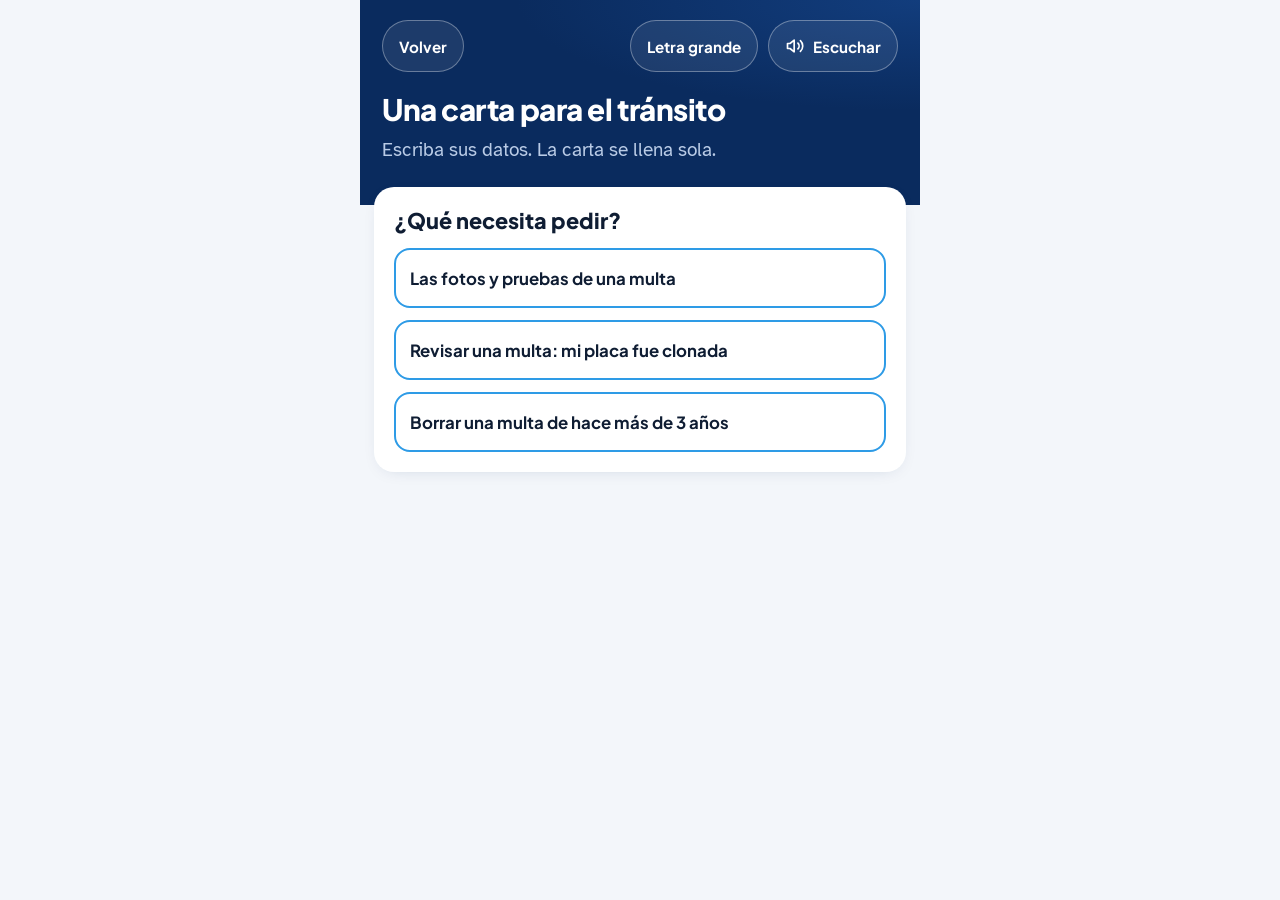
<file: web/carta.html>
<!doctype html>
<html lang="es">
<head>
<meta charset="utf-8">
<meta name="viewport" content="width=device-width, initial-scale=1, viewport-fit=cover">
<meta name="theme-color" content="#0a2b5e">
<title>Carta para el tránsito</title>
<meta name="description" content="Prepare una carta para pedir las fotos de una multa, que borren una multa vencida o que revisen una placa clonada.">
<link rel="manifest" href="manifest.webmanifest">
<link rel="icon" href="icon.svg">
<link rel="apple-touch-icon" href="apple-touch-icon.png">
<link rel="stylesheet" href="https://fonts.googleapis.com/css2?family=Plus+Jakarta+Sans:wght@500;700;800&family=Atkinson+Hyperlegible:wght@400;700&display=swap">
<link rel="stylesheet" href="base.css">
<style>
/* Formulario corto arriba, la carta lista abajo; al imprimir solo sale la carta. */
.wrap{max-width:560px;margin:0 auto;padding-inline:14px;padding-block:0 40px;display:grid;grid-template-columns:minmax(0,1fr);gap:18px}
.wrap>.hero{margin-inline:-14px;padding-bottom:40px}
.lift{margin-top:-36px;position:relative;z-index:1}
.pick{display:grid;gap:12px}
.pick a{justify-content:flex-start;text-align:left}
.field{display:grid;gap:6px}
.field label{font:700 1.05rem var(--display)}
.field input{font:1.2rem var(--body);min-height:60px;padding:10px 14px;border-radius:14px;border:2px solid var(--muted);background:var(--sheet);color:var(--fg);width:100%}
.field input:focus{outline:3px solid var(--sky);outline-offset:2px}
.field small{color:var(--muted)}
.paper{background:#fff;color:#111;border-radius:12px;padding:24px 20px;border:1px solid var(--line);font-size:1.05rem;line-height:1.6;white-space:pre-wrap;word-break:break-word}
.paper .falta{background:#fff1b8;border-radius:4px;padding:0 4px}
.steps{margin:0;padding-left:1.4em;display:grid;gap:10px}
.steps li::marker{font:800 1rem var(--display);color:var(--sky)}
.small{font-size:.95rem;color:var(--muted)}
.ok{min-height:1.5em;text-align:center;font-weight:700;color:var(--green)}
@media print{body{background:#fff}.wrap>*:not(#hoja){display:none!important}#hoja{box-shadow:none;padding:0}#hoja h2,#hoja .small{display:none}.paper{border:0;padding:0;font-size:12pt}.paper .falta{background:none}}
</style>
</head>
<body>
<div class="wrap">
<header class="hero">
  <div class="tools"><a class="tool back" href="./">Volver</a><button class="tool" data-big>Letra grande</button><button class="tool" data-talk></button></div>
  <h1 id="titulo">Una carta para el tránsito</h1>
  <p id="bajada">Escriba sus datos. La carta se llena sola.</p>
</header>

<section class="sheetcard lift" id="elegir" hidden>
  <h2>¿Qué necesita pedir?</h2>
  <div class="pick">
    <a class="outline" href="?tipo=pruebas">Las fotos y pruebas de una multa</a>
    <a class="outline" href="?tipo=clonada">Revisar una multa: mi placa fue clonada</a>
    <a class="outline" href="?tipo=prescripcion">Borrar una multa de hace más de 3 años</a>
  </div>
</section>

<section class="sheetcard lift" id="datos" hidden>
  <h2>1. Sus datos</h2>
  <div class="field"><label for="nombre">Nombre completo</label><input id="nombre" autocomplete="name"></div>
  <div class="field"><label for="cedula">Número de cédula</label><input id="cedula" inputmode="numeric" autocomplete="off"></div>
  <div class="field"><label for="contacto">Correo o dirección para la respuesta</label><input id="contacto" autocomplete="email"></div>
  <div class="field"><label for="celular">Celular</label><input id="celular" inputmode="tel" autocomplete="tel"></div>
  <p class="small">Sus datos se guardan solo en este celular. No se envían a ninguna parte.</p>
  <details class="card" id="multa"><summary>Datos de la multa</summary>
    <div class="field"><label for="placa">Placa</label><input id="placa" autocapitalize="characters"></div>
    <div class="field"><label for="ciudad">Ciudad de la multa</label><input id="ciudad"></div>
    <div class="field"><label for="fecha">Fecha de la multa</label><input id="fecha" type="date"></div>
    <div class="field"><label for="valor">Valor en pesos</label><input id="valor" inputmode="numeric"></div>
    <div class="field" id="campoOtra" hidden><label for="otra">La otra ciudad del mismo día</label><input id="otra"></div>
  </details>
</section>

<section class="sheetcard" id="hoja" hidden>
  <h2>2. Su carta</h2>
  <p class="small" id="faltan">Lo que está en amarillo le falta por llenar.</p>
  <div class="paper" id="carta"></div>
</section>

<section class="stack" id="acciones" hidden>
  <button class="primary" id="imprimir">Imprimir la carta</button>
  <button class="outline" id="copiar">Copiar el texto</button>
  <a class="outline" id="correo" href="#">Enviar por correo</a>
  <p class="ok" id="aviso" aria-live="polite"></p>
  <p class="small">¿No tiene impresora? Toque <b>Copiar el texto</b> y envíelo por correo a la Secretaría, o muestre esta pantalla en una papelería para que se la impriman. Al enviar por correo, escriba usted la dirección de la Secretaría; está en su página web.</p>
</section>

<section class="sheetcard" id="despues" hidden>
  <h2>3. Qué hacer después</h2>
  <ol class="steps">
    <li>Firme la carta.</li>
    <li>Llévela a la Secretaría de Movilidad de <b class="ciu">su ciudad</b>, o envíela por su página web o por correo. Lleve una copia de su cédula<span id="anexos"></span>.</li>
    <li>Pida el <b>número de radicado</b> y guárdelo. Es la prueba de que la entregó.</li>
    <li>Tienen <b>15 días hábiles</b> para responder. Si no responden, puede poner una <b>tutela</b>: una queja ante un juez que se hace sin abogado y es gratis.</li>
  </ol>
  <div class="tip"><svg viewBox="0 0 24 24" fill="none" stroke="currentColor" stroke-width="2.2" stroke-linecap="round" stroke-linejoin="round" aria-hidden="true"><path d="M12 3 4 6v6c0 5 3.5 8 8 9 4.5-1 8-4 8-9V6z"/><path d="m8.5 12 2.5 2.5 4.5-5"/></svg><p><b>Ayuda gratis.</b> La Personería de su municipio y los consultorios jurídicos de las universidades le ayudan con esta carta sin cobrar. No le pague a "tramitadores".</p></div>
  <p class="small">Esta carta es un modelo basado en la ley. No reemplaza a un abogado.</p>
</section>
</div>
<script src="ui.js"></script>
<script>
const $ = id => document.getElementById(id);
const q = new URLSearchParams(location.search);
const tipo = q.get("tipo");
const TIPOS = {
  pruebas: { t: "Pedir las fotos de la multa", b: "Si no sabe de qué es la multa o cree que no fue usted, pida las pruebas.",
    asunto: "Derecho de petición: copia de las pruebas de un comparendo", anexos: "" },
  clonada: { t: "Mi placa fue clonada", b: "Pida que revisen las fotos y quiten la multa. Si puede, ponga también la denuncia en la Fiscalía.",
    asunto: "Derecho de petición: revocatoria de comparendo por posible placa clonada", anexos: ", de la licencia de tránsito y fotos de su carro" },
  prescripcion: { t: "Borrar una multa vencida", b: "Si pasaron más de 3 años y no le notificaron un cobro, ya no se la pueden cobrar.",
    asunto: "Derecho de petición: prescripción de multa de tránsito", anexos: "" }
};
const CAMPOS = ["nombre", "cedula", "contacto", "celular"];
const fmt = n => "$ " + Number(n).toLocaleString("es-CO");
const largo = s => new Date(s + "T12:00").toLocaleDateString("es-CO", { day: "numeric", month: "long", year: "numeric" });
const v = id => $(id).value.trim();
const falta = (x, txt) => x || `[${txt}]`;

if (!TIPOS[tipo]) { $("elegir").hidden = false; }
else {
  const T = TIPOS[tipo];
  document.title = T.t;
  $("titulo").textContent = T.t;
  $("bajada").textContent = T.b;
  ["datos", "hoja", "acciones", "despues"].forEach(id => $(id).hidden = false);
  $("anexos").textContent = T.anexos;
  $("campoOtra").hidden = tipo !== "clonada";
  for (const k of ["placa", "ciudad", "fecha", "valor", "otra"]) if (q.get(k)) $(k).value = q.get(k);
  try { CAMPOS.forEach(k => $(k).value = localStorage.getItem("carta-" + k) || ""); } catch {}
  document.querySelectorAll("input").forEach(i => i.addEventListener("input", () => {
    if (CAMPOS.includes(i.id)) try { localStorage.setItem("carta-" + i.id, i.value); } catch {}
    pintar();
  }));
  pintar();
  // Si falta algún dato de la multa, se deja abierto para que la persona lo vea.
  if (["placa", "ciudad", "fecha"].some(k => !v(k))) $("multa").open = true;
}

function texto() {
  const placa = falta(v("placa").toUpperCase(), "placa"), ciudad = falta(v("ciudad"), "ciudad");
  const fecha = v("fecha") ? largo(v("fecha")) : "[fecha de la multa]";
  const valor = v("valor") ? ` por ${fmt(v("valor"))}` : "";
  const multa = `la multa del ${fecha}${valor}, impuesta en ${ciudad} al vehículo de placa ${placa}`;
  const hoy = new Date().toLocaleDateString("es-CO", { day: "numeric", month: "long", year: "numeric" });
  const cuerpo = {
    pruebas: [
      `En el registro del SIMIT aparece ${multa}. No tengo conocimiento claro de esta infracción.`,
      "Por eso solicito:",
      "1. Copia de la orden de comparendo y de las fotos o videos de la infracción.",
      "2. Copia de la constancia de envío de la notificación, con la fecha y la dirección a la que se envió. La Ley 1843 de 2017 (artículo 8) exige enviarla dentro de los 3 días hábiles siguientes.",
      "3. Documento que demuestre que la cámara estaba autorizada por la Agencia Nacional de Seguridad Vial y señalizada en esa fecha.",
      "4. Si alguna de estas pruebas no existe, que se revoque la multa y se retire del SIMIT."
    ],
    clonada: [
      `En el registro del SIMIT aparece ${multa}.` + (v("otra") ? ` Ese mismo día la placa también aparece con una multa en ${v("otra")}, y no es posible estar en los dos lugares.` : ""),
      `Mi vehículo no estuvo en ${ciudad} en esa fecha. Creo que mi placa fue clonada.`,
      "Por eso solicito:",
      "1. Copia de las fotos o videos de la infracción.",
      "2. Que se compare el vehículo de las fotos con el mío (marca, línea y color), según la licencia de tránsito que adjunto.",
      "3. Que se revoque la multa, según el artículo 93 de la Ley 1437 de 2011, y se retire del SIMIT.",
      "4. Si es necesario, que se me cite a audiencia para presentar mis pruebas."
    ],
    prescripcion: [
      `En el registro del SIMIT aparece ${multa}. Han pasado más de tres (3) años desde esa fecha.`,
      "Por eso solicito:",
      "1. Que se declare la prescripción de la sanción, según el artículo 159 de la Ley 769 de 2002 (Código Nacional de Tránsito), que establece que la sanción prescribe en tres años contados desde la ocurrencia del hecho.",
      "2. Que se retire la multa del SIMIT y de sus bases de datos.",
      "3. Si consideran que la prescripción fue interrumpida, que me envíen copia del mandamiento de pago y de la constancia de su notificación."
    ]
  }[tipo];
  return [
    `${hoy}`,
    "",
    "Señores",
    `Secretaría de Movilidad de ${ciudad}`,
    "",
    `Asunto: ${TIPOS[tipo].asunto}`,
    "",
    `Yo, ${falta(v("nombre"), "su nombre completo")}, con cédula de ciudadanía número ${falta(v("cedula"), "su cédula")}, en ejercicio del derecho de petición (artículo 23 de la Constitución y Ley 1755 de 2015), les escribo por lo siguiente:`,
    "",
    ...cuerpo.flatMap((p, i) => i && !/^\d/.test(p) ? ["", p] : [p]),
    "",
    `Recibo respuesta en: ${falta(v("contacto"), "su correo o dirección")}`,
    `Celular: ${falta(v("celular"), "su celular")}`,
    "",
    "Atentamente,",
    "",
    "",
    "_____________________________",
    falta(v("nombre"), "su nombre completo"),
    `C.C. ${falta(v("cedula"), "su cédula")}`
  ].join("\n");
}

function pintar() {
  const t = texto();
  const esc = s => s.replace(/[&<>]/g, c => ({ "&": "&amp;", "<": "&lt;", ">": "&gt;" })[c]);
  $("carta").innerHTML = esc(t).replace(/\[[^\]]+\]/g, m => `<span class="falta">${m}</span>`);
  document.querySelectorAll(".ciu").forEach(e => e.textContent = v("ciudad") || "su ciudad");
  const n = new Set(t.match(/\[[^\]]+\]/g)).size;
  $("faltan").textContent = n ? `Lo que está en amarillo le falta por llenar (${n === 1 ? "1 dato" : n + " datos"}).` : "La carta está completa. Ya la puede imprimir o enviar.";
  $("correo").href = "mailto:?" + new URLSearchParams({ subject: TIPOS[tipo].asunto, body: t }).toString().replace(/\+/g, "%20");
}

if ($("imprimir")) {
  $("imprimir").onclick = () => print();
  $("copiar").onclick = async () => {
    try { await navigator.clipboard.writeText(texto()); $("aviso").textContent = "Texto copiado. Péguelo donde lo necesite."; }
    catch { $("aviso").textContent = "No se pudo copiar. Use el botón de imprimir."; }
  };
}
document.querySelectorAll("[data-talk]").forEach(b => b.onclick = () => speak(TIPOS[tipo]
  ? [[null, `${TIPOS[tipo].t}. ${TIPOS[tipo].b} Escriba su nombre, su cédula y cómo le responden. La carta se llena sola. Después toque Imprimir la carta.`]]
  : [[null, "¿Qué necesita pedir? Toque una de las tres opciones."]]));
</script>
</body>
</html>
</file>
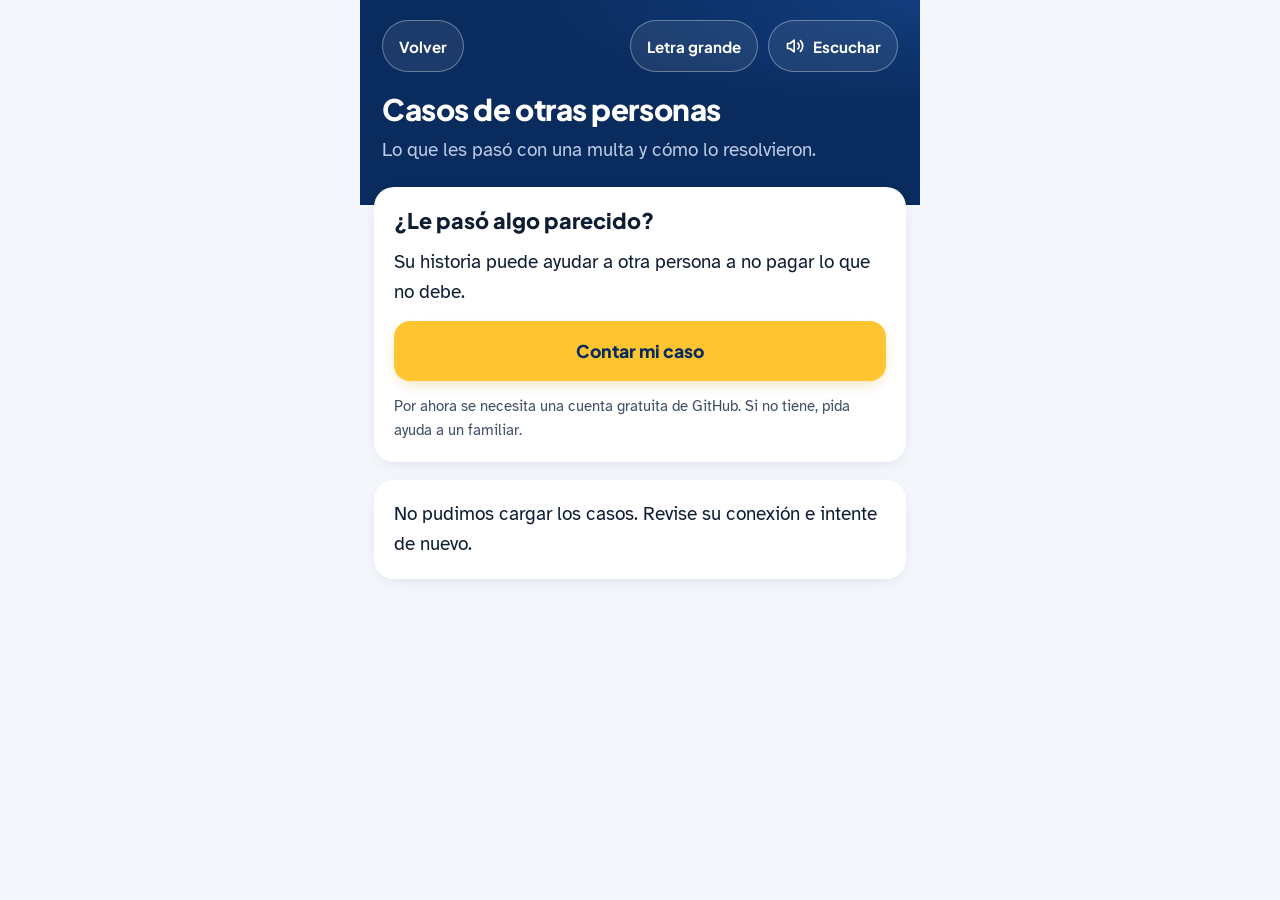
<file: web/comunidad.html>
<!doctype html>
<html lang="es">
<head>
<meta charset="utf-8">
<meta name="viewport" content="width=device-width, initial-scale=1, viewport-fit=cover">
<meta name="theme-color" content="#0a2b5e">
<title>Casos de otras personas</title>
<meta name="description" content="Historias reales de personas con multas de tránsito: qué pasó, qué hicieron y cómo terminó. Cuente la suya sin crear cuenta.">
<link rel="manifest" href="manifest.webmanifest">
<link rel="icon" href="icon.svg">
<link rel="apple-touch-icon" href="apple-touch-icon.png">
<link rel="stylesheet" href="https://fonts.googleapis.com/css2?family=Plus+Jakarta+Sans:wght@500;700;800&family=Atkinson+Hyperlegible:wght@400;700&display=swap">
<link rel="stylesheet" href="base.css">
<style>
/* Historias en tarjetas simples: de dónde, qué pasó, cómo terminó. Contar la propia va arriba, sin crear cuenta. */
.wrap{max-width:560px;margin:0 auto;padding-inline:14px;padding-block:0 40px;display:grid;grid-template-columns:minmax(0,1fr);gap:18px}
.wrap>.hero{margin-inline:-14px;padding-bottom:40px}
.lift{margin-top:-36px;position:relative;z-index:1}
.caso{background:var(--sheet);border-radius:20px;padding:20px;box-shadow:0 4px 18px -10px #0a2b5e40;display:grid;grid-template-columns:minmax(0,1fr);gap:12px}
.caso .tipo{font:800 1.15rem/1.3 var(--display)}
.caso .donde{color:var(--muted)}
.caso .texto{white-space:pre-line;overflow-wrap:anywhere}
.fin{display:inline-flex;align-items:center;gap:8px;font:700 1rem var(--display);padding:5px 12px;border-radius:99px;justify-self:start;background:var(--sky-soft)}
.fin::before{content:"";width:8px;height:8px;border-radius:50%;background:var(--sky)}
.fin.ganado{background:var(--green-soft)}.fin.ganado::before{background:var(--green)}
.fin.perdido{background:var(--red-soft)}.fin.perdido::before{background:var(--red)}
.mas{background:none;border:0;padding:8px 0;min-height:44px;color:var(--fg);font:700 1rem var(--display);text-decoration:underline;text-decoration-color:var(--sky);text-underline-offset:4px;cursor:pointer;justify-self:start}
.small{font-size:.95rem;color:var(--muted)}
.acciones{display:grid;grid-template-columns:1fr 1fr;gap:10px}
.acciones .outline{font-size:1rem}
.outline[aria-pressed="true"]{background:var(--green-soft);border-color:var(--green)}
.field{display:grid;gap:6px}
.field>label,.field legend{font:700 1.1rem var(--display);padding:0}
fieldset{border:0;margin:0;padding:0;display:grid;gap:8px}
.field input,.field textarea{font:1.15rem/1.5 var(--body);min-height:60px;padding:10px 14px;border-radius:14px;border:2px solid var(--muted);background:var(--sheet);color:var(--fg);width:100%}
.field textarea{min-height:160px;resize:vertical}
.field input:focus,.field textarea:focus{outline:3px solid var(--sky);outline-offset:2px}
.opcion{display:flex;gap:14px;align-items:center;min-height:60px;padding:10px 14px;border:2px solid var(--line);border-radius:14px;cursor:pointer;font-weight:700}
.opcion input{width:26px;height:26px;accent-color:var(--navy);flex:none;margin:0}
.opcion:has(input:checked){border-color:var(--sky);background:var(--sky-soft)}
.error{color:var(--red);font-weight:700}
.ok{background:var(--green-soft);border-radius:16px;padding:16px;font-weight:700}
.coments{display:grid;gap:10px;border-top:2px solid var(--line);padding-top:12px}
.coment{background:var(--bg);border-radius:14px;padding:12px 14px;display:grid;gap:4px}
.coment p{white-space:pre-line;overflow-wrap:anywhere}
.coment .quien{font-weight:700}
.coment button{justify-self:start;background:none;border:0;color:var(--muted);font:.9rem var(--body);text-decoration:underline;padding:6px 0;min-height:36px;cursor:pointer}
.trampa{position:absolute;left:-9999px;width:1px;height:1px;overflow:hidden}
</style>
</head>
<body>
<div class="wrap">
<header class="hero">
  <div class="tools"><a class="tool back" href="./">Volver</a><button class="tool" data-big>Letra grande</button><button class="tool" data-talk></button></div>
  <h1>Casos de otras personas</h1>
  <p>Lo que les pasó con una multa y cómo lo resolvieron.</p>
</header>

<section class="sheetcard lift" id="invita">
  <h2>¿Le pasó algo parecido?</h2>
  <p>Su historia puede ayudar a otra persona a no pagar lo que no debe.</p>
  <button class="primary" id="abrir">Contar mi caso</button>
  <p class="small" id="notaCuenta">No necesita crear cuenta. Revisamos cada historia antes de publicarla.</p>
</section>

<form class="sheetcard" id="form" hidden novalidate>
  <h2>Cuente su caso</h2>
  <div class="field"><label for="ciudad">1. ¿En qué ciudad fue la multa?</label><input id="ciudad" maxlength="60" autocomplete="address-level2"></div>
  <fieldset class="field"><legend>2. ¿Qué le pasó?</legend>
    <label class="opcion"><input type="radio" name="tipo" value="clonada">Me llegó una multa de un carro que no es el mío</label>
    <label class="opcion"><input type="radio" name="tipo" value="tarde">La multa me llegó muy tarde o nunca me llegó</label>
    <label class="opcion"><input type="radio" name="tipo" value="sin_aviso">La cámara no tenía aviso</label>
    <label class="opcion"><input type="radio" name="tipo" value="ya_pagada">Me cobraron una multa que ya pagué</label>
    <label class="opcion"><input type="radio" name="tipo" value="vencida">Me cobraron una multa muy vieja</label>
    <label class="opcion"><input type="radio" name="tipo" value="otro">Otra cosa</label>
  </fieldset>
  <div class="field"><label for="historia">3. Cuéntenos qué pasó</label>
    <p class="small">Qué pasó, qué hizo y qué le respondieron. <b>No escriba su cédula, dirección, teléfono ni placa.</b></p>
    <textarea id="historia" maxlength="2000"></textarea></div>
  <fieldset class="field"><legend>4. ¿Cómo terminó?</legend>
    <label class="opcion"><input type="radio" name="resultado" value="pendiente" checked>Todavía no sé</label>
    <label class="opcion"><input type="radio" name="resultado" value="ganado">Me quitaron la multa</label>
    <label class="opcion"><input type="radio" name="resultado" value="perdido">No me la quitaron</label>
  </fieldset>
  <div class="field"><label for="nombre">5. Su nombre (si quiere)</label><input id="nombre" maxlength="40" autocomplete="given-name" placeholder="Solo el primer nombre"></div>
  <div class="trampa" aria-hidden="true"><label>No llenar<input id="web" tabindex="-1" autocomplete="off"></label></div>
  <p class="error" id="errForm" aria-live="assertive"></p>
  <button class="primary" type="submit" id="enviar">Enviar mi historia</button>
  <button class="textbtn" type="button" id="cancelar">Cancelar</button>
</form>

<div class="ok" id="gracias" hidden tabindex="-1">Gracias. Revisaremos su historia y la publicaremos pronto.</div>

<section class="stack" id="casos" aria-live="polite"><div class="sheetcard"><p>Cargando los casos…</p></div></section>
</div>
<script src="config.js"></script>
<script src="ui.js"></script>
<script>
const $ = id => document.getElementById(id);
const esc = s => String(s ?? "").replace(/[&<>"]/g, c => ({ "&": "&amp;", "<": "&lt;", ">": "&gt;", '"': "&quot;" })[c]);
const C = window.COMUNIDAD || {};
const conBase = !!(C.url && C.key);
const TIPOS = { clonada: "Me llegó una multa de un carro que no es el mío", tarde: "La multa me llegó muy tarde o nunca me llegó",
  sin_aviso: "La cámara no tenía aviso", ya_pagada: "Me cobraron una multa que ya pagué", vencida: "Me cobraron una multa muy vieja", otro: "Otra cosa" };
const FIN = { pendiente: "Todavía no sé", ganado: "Me quitaron la multa", perdido: "No me la quitaron" };
const CORTO = 320;
const mes = d => new Date(d).toLocaleDateString("es-CO", { month: "long", year: "numeric" });
let casos = [], leer = [];

// Supabase por su API REST: sin librerías. La seguridad (qué se ve y qué se puede escribir) está en supabase/schema.sql.
async function api(ruta, { body, pref } = {}) {
  const r = await fetch(`${C.url}/rest/v1/${ruta}`, {
    method: body ? "POST" : "GET",
    headers: { apikey: C.key, Authorization: `Bearer ${C.key}`, "Content-Type": "application/json", ...(pref ? { Prefer: pref } : {}) },
    body: body && JSON.stringify(body)
  });
  if (!r.ok) throw new Error((await r.json().catch(() => ({}))).message || r.status);
  const t = await r.text();
  return t ? JSON.parse(t) : null;
}

// Datos personales que no deben quedar publicados.
function privado(t) {
  for (const m of t.matchAll(/(\$\s?)?\d[\d.\s-]{5,14}\d/g)) {
    const dig = m[0].replace(/\D/g, ""), luego = t.slice(m.index + m[0].length, m.index + m[0].length + 8);
    if (!m[1] && dig.length >= 7 && dig.length <= 10 && !/^\s*(pesos|mil)/i.test(luego)) return "Parece que escribió una cédula o un teléfono. Bórrelo antes de enviar.";
  }
  if (/\S+@\S+\.\S+/.test(t)) return "Parece que escribió un correo. Bórrelo antes de enviar.";
  if (/\b[A-Z]{3}\s?-?\d{2}[A-Z0-9]\b/i.test(t)) return "Parece que escribió una placa. Bórrela antes de enviar.";
  return "";
}

// ---------- Lista de casos ----------
async function cargar() {
  try {
    casos = conBase ? await api("casos?select=id,creado,ciudad,tipo,historia,resultado,nombre,utiles,comentarios(count)&order=creado.desc&limit=60")
      .then(rs => rs.map(c => ({ ...c, n: (c.comentarios[0] || {}).count || 0 })))
      : await deGitHub();
  } catch { $("casos").innerHTML = '<div class="sheetcard"><p>No pudimos cargar los casos. Revise su conexión e intente de nuevo.</p></div>'; return; }
  pintar();
}

function pintar() {
  if (!casos.length) {
    $("casos").innerHTML = '<div class="sheetcard"><h2>Todavía no hay casos publicados</h2><p>Sea la primera persona en contar el suyo.</p></div>';
    leer = [[null, "Todavía no hay casos publicados."]];
    return;
  }
  const util = votos();
  $("casos").innerHTML = casos.map((c, i) => {
    const largo = c.historia.length > CORTO;
    return `<article class="caso" id="caso${i}">
      <span class="tipo">${esc(TIPOS[c.tipo] || c.tipo)}</span>
      <span class="donde">${esc(c.ciudad)} · ${esc(mes(c.creado))}${c.nombre ? ` · ${esc(c.nombre)}` : ""}</span>
      <p class="texto" id="t${i}">${esc(largo ? c.historia.slice(0, CORTO).replace(/\s+\S*$/, "") + "…" : c.historia)}</p>
      ${largo ? `<button class="mas" data-mas="${i}">Leer todo</button>` : ""}
      <span class="fin ${esc(c.resultado)}">${esc(FIN[c.resultado] || c.resultado)}</span>
      ${c.url ? `<a class="outline" href="${esc(c.url)}" target="_blank" rel="noopener">Comentar</a>` : `<div class="acciones">
        <button class="outline" data-util="${i}" aria-pressed="${util.includes(c.id)}">Me sirvió${c.utiles ? ` (${c.utiles})` : ""}</button>
        <button class="outline" data-ver="${i}" aria-expanded="false">${c.n ? `Comentarios (${c.n})` : "Comentar"}</button></div>
      <div class="coments" id="co${i}" hidden></div>`}
    </article>`;
  }).join("");
  leer = casos.map((c, i) => [$("caso" + i), `${TIPOS[c.tipo] || c.tipo}. En ${c.ciudad}. ${c.historia} ${FIN[c.resultado] || ""}`]);
}

$("casos").addEventListener("click", async e => {
  const b = e.target.closest("button");
  if (!b) return;
  if (b.dataset.mas) { $("t" + b.dataset.mas).textContent = casos[b.dataset.mas].historia; b.remove(); }
  if (b.dataset.util) marcarUtil(b, casos[b.dataset.util]);
  if (b.dataset.ver) verComentarios(b, +b.dataset.ver);
  if (b.dataset.reportar) {
    b.disabled = true; b.textContent = "Gracias, lo revisaremos";
    api("rpc/reportar", { body: { comentario: +b.dataset.reportar } }).catch(() => {});
  }
});

const votos = () => { try { return JSON.parse(localStorage.getItem("utiles") || "[]"); } catch { return []; } };
async function marcarUtil(b, c) {
  const v = votos();
  if (v.includes(c.id)) return;
  b.setAttribute("aria-pressed", "true");
  try {
    c.utiles = await api("rpc/marcar_util", { body: { caso: c.id } }) || c.utiles + 1;
    b.textContent = `Me sirvió (${c.utiles})`;
    localStorage.setItem("utiles", JSON.stringify([...v, c.id]));
  } catch { b.setAttribute("aria-pressed", "false"); }
}

// ---------- Comentarios ----------
async function verComentarios(b, i) {
  const box = $("co" + i), abierto = b.getAttribute("aria-expanded") === "true";
  b.setAttribute("aria-expanded", String(!abierto));
  box.hidden = abierto;
  if (abierto) return;
  box.innerHTML = "<p>Cargando…</p>";
  let cs = [];
  try { cs = await api(`comentarios?caso_id=eq.${casos[i].id}&select=id,creado,texto,nombre&order=creado.asc`); }
  catch { box.innerHTML = "<p>No pudimos cargar los comentarios.</p>"; return; }
  box.innerHTML = cs.map(c => `<div class="coment"><span class="quien">${esc(c.nombre || "Anónimo")} · <span class="small">${esc(mes(c.creado))}</span></span>
      <p>${esc(c.texto)}</p><button data-reportar="${c.id}">Reportar</button></div>`).join("") + `
    <form class="stack" data-caso="${i}" novalidate>
      <div class="field"><label for="ct${i}">Escriba un comentario</label><textarea id="ct${i}" maxlength="800" style="min-height:110px"></textarea></div>
      <div class="field"><label for="cn${i}">Su nombre (si quiere)</label><input id="cn${i}" maxlength="40" autocomplete="given-name"></div>
      <p class="error" aria-live="assertive"></p>
      <button class="primary" type="submit">Enviar comentario</button>
    </form>`;
  box.querySelector("form").onsubmit = enviarComentario;
}

async function enviarComentario(e) {
  e.preventDefault();
  const f = e.target, i = +f.dataset.caso, err = f.querySelector(".error");
  const texto = $("ct" + i).value.trim(), nombre = $("cn" + i).value.trim();
  if (texto.length < 2) { err.textContent = "Escriba su comentario primero."; return; }
  const p = privado(texto); if (p) { err.textContent = p; return; }
  f.querySelector("button").disabled = true;
  try {
    await api("comentarios", { body: { caso_id: casos[i].id, texto, nombre: nombre || null }, pref: "return=minimal" });
    casos[i].n++;
    const b = document.querySelector(`[data-ver="${i}"]`);
    b.setAttribute("aria-expanded", "false"); b.textContent = `Comentarios (${casos[i].n})`;
    verComentarios(b, i);
  } catch (x) { err.textContent = "No se pudo enviar. " + (/Demasiados/.test(x.message) ? x.message : "Revise su conexión e intente de nuevo."); f.querySelector("button").disabled = false; }
}

// ---------- Contar un caso ----------
$("abrir").onclick = () => {
  if (!conBase) { open("https://github.com/slondono-dev/srAgente/issues/new?template=caso.yml", "_blank", "noopener"); return; }
  $("form").hidden = false; $("invita").hidden = true; $("gracias").hidden = true; $("ciudad").focus();
};
$("form").oninput = () => { $("errForm").textContent = ""; };
$("cancelar").onclick = () => { $("form").hidden = true; $("invita").hidden = false; };
$("form").onsubmit = async e => {
  e.preventDefault();
  const err = m => { $("errForm").textContent = m; return false; };
  const ciudad = $("ciudad").value.trim(), historia = $("historia").value.trim(), nombre = $("nombre").value.trim();
  const tipo = (document.querySelector("[name=tipo]:checked") || {}).value, resultado = document.querySelector("[name=resultado]:checked").value;
  if ($("web").value) return;  // robot
  if (ciudad.length < 2) return err("Escriba la ciudad de la multa (paso 1).");
  if (!tipo) return err("Elija qué le pasó (paso 2).");
  if (historia.length < 20) return err("Cuéntenos un poco más de lo que pasó (paso 3).");
  const p = privado(historia + " " + nombre); if (p) return err(p);
  err("");
  $("enviar").disabled = true; $("enviar").textContent = "Enviando…";
  try {
    await api("casos", { body: { ciudad, tipo, historia, resultado, nombre: nombre || null }, pref: "return=minimal" });
    $("form").reset(); $("form").hidden = true; $("invita").hidden = false;
    $("gracias").hidden = false; $("gracias").focus();
  } catch (x) { err("No se pudo enviar. " + (/Demasiados/.test(x.message) ? x.message : "Revise su conexión e intente de nuevo.")); }
  $("enviar").disabled = false; $("enviar").textContent = "Enviar mi historia";
};

// Mientras no esté configurada la base de datos, los casos vienen de GitHub (etiqueta "publicado").
async function deGitHub() {
  $("notaCuenta").textContent = "Por ahora se necesita una cuenta gratuita de GitHub. Si no tiene, pida ayuda a un familiar.";
  const r = await fetch("https://api.github.com/repos/slondono-dev/srAgente/issues?labels=publicado&state=all&per_page=50");
  if (!r.ok) throw 0;
  const partes = body => Object.fromEntries((body || "").split(/^### /m).slice(1).map(b => { const [t, ...x] = b.split("\n"); return [t.trim(), x.join("\n").trim()]; }));
  const tipoDe = t => Object.keys(TIPOS).find(k => TIPOS[k].split(" ").slice(0, 4).join(" ") === String(t).split(" ").slice(0, 4).join(" ")) || "otro";
  const finDe = t => /^Me quitaron/.test(t) ? "ganado" : /^No me/.test(t) ? "perdido" : "pendiente";
  return (await r.json()).filter(i => !i.pull_request).map(i => { const p = partes(i.body);
    return { id: i.number, url: i.html_url, creado: i.created_at, ciudad: p["Ciudad"] || "", tipo: tipoDe(p["¿Qué pasó?"]), historia: p["Cuéntenos su historia"] || "", resultado: finDe(p["¿Cómo terminó?"] || ""), utiles: 0, n: i.comments }; });
}

cargar();
document.querySelectorAll("[data-talk]").forEach(b => b.onclick = () => speak(!$("form").hidden
  ? [[null, "Para contar su caso: escriba la ciudad, elija qué le pasó, cuéntenos la historia sin datos personales y toque Enviar mi historia."]]
  : leer.length ? leer : [[null, "Aquí están las historias de otras personas con multas. Si le pasó algo parecido, toque Contar mi caso."]]));
</script>
</body>
</html>
</file>
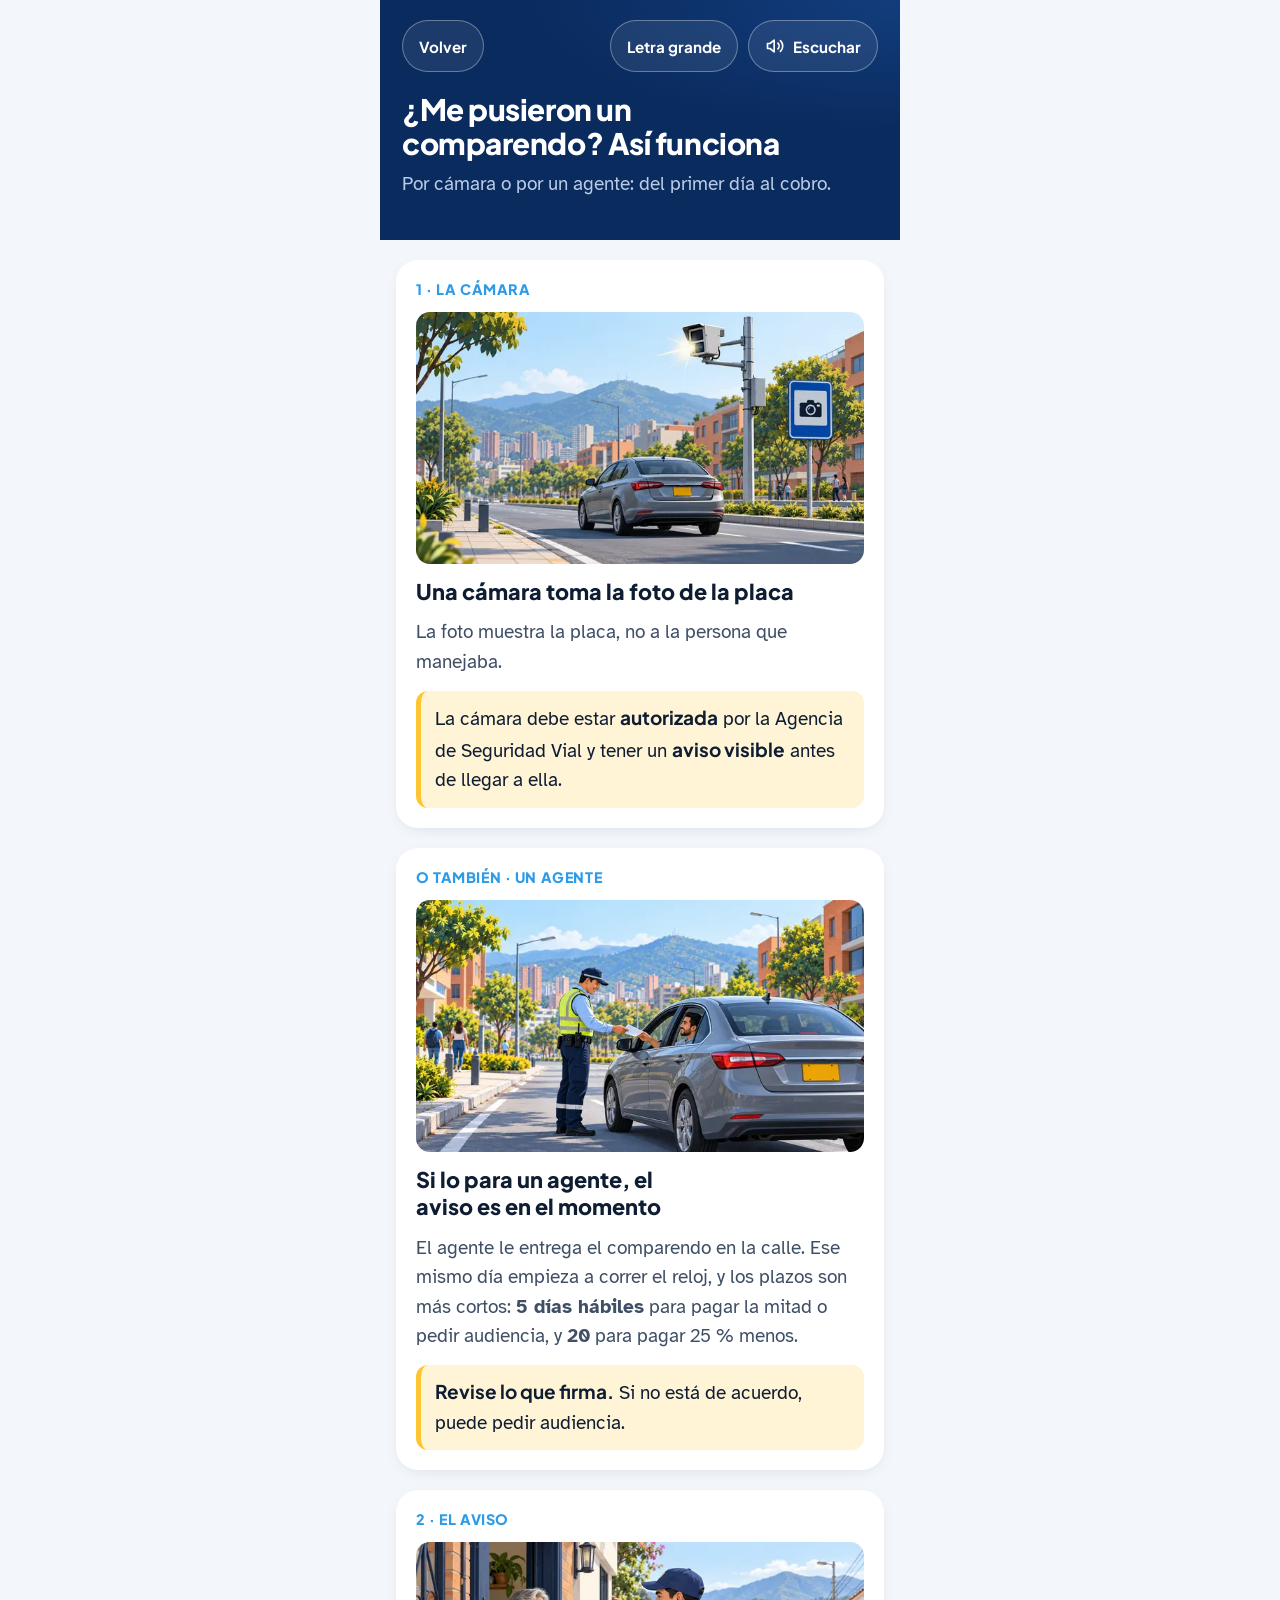
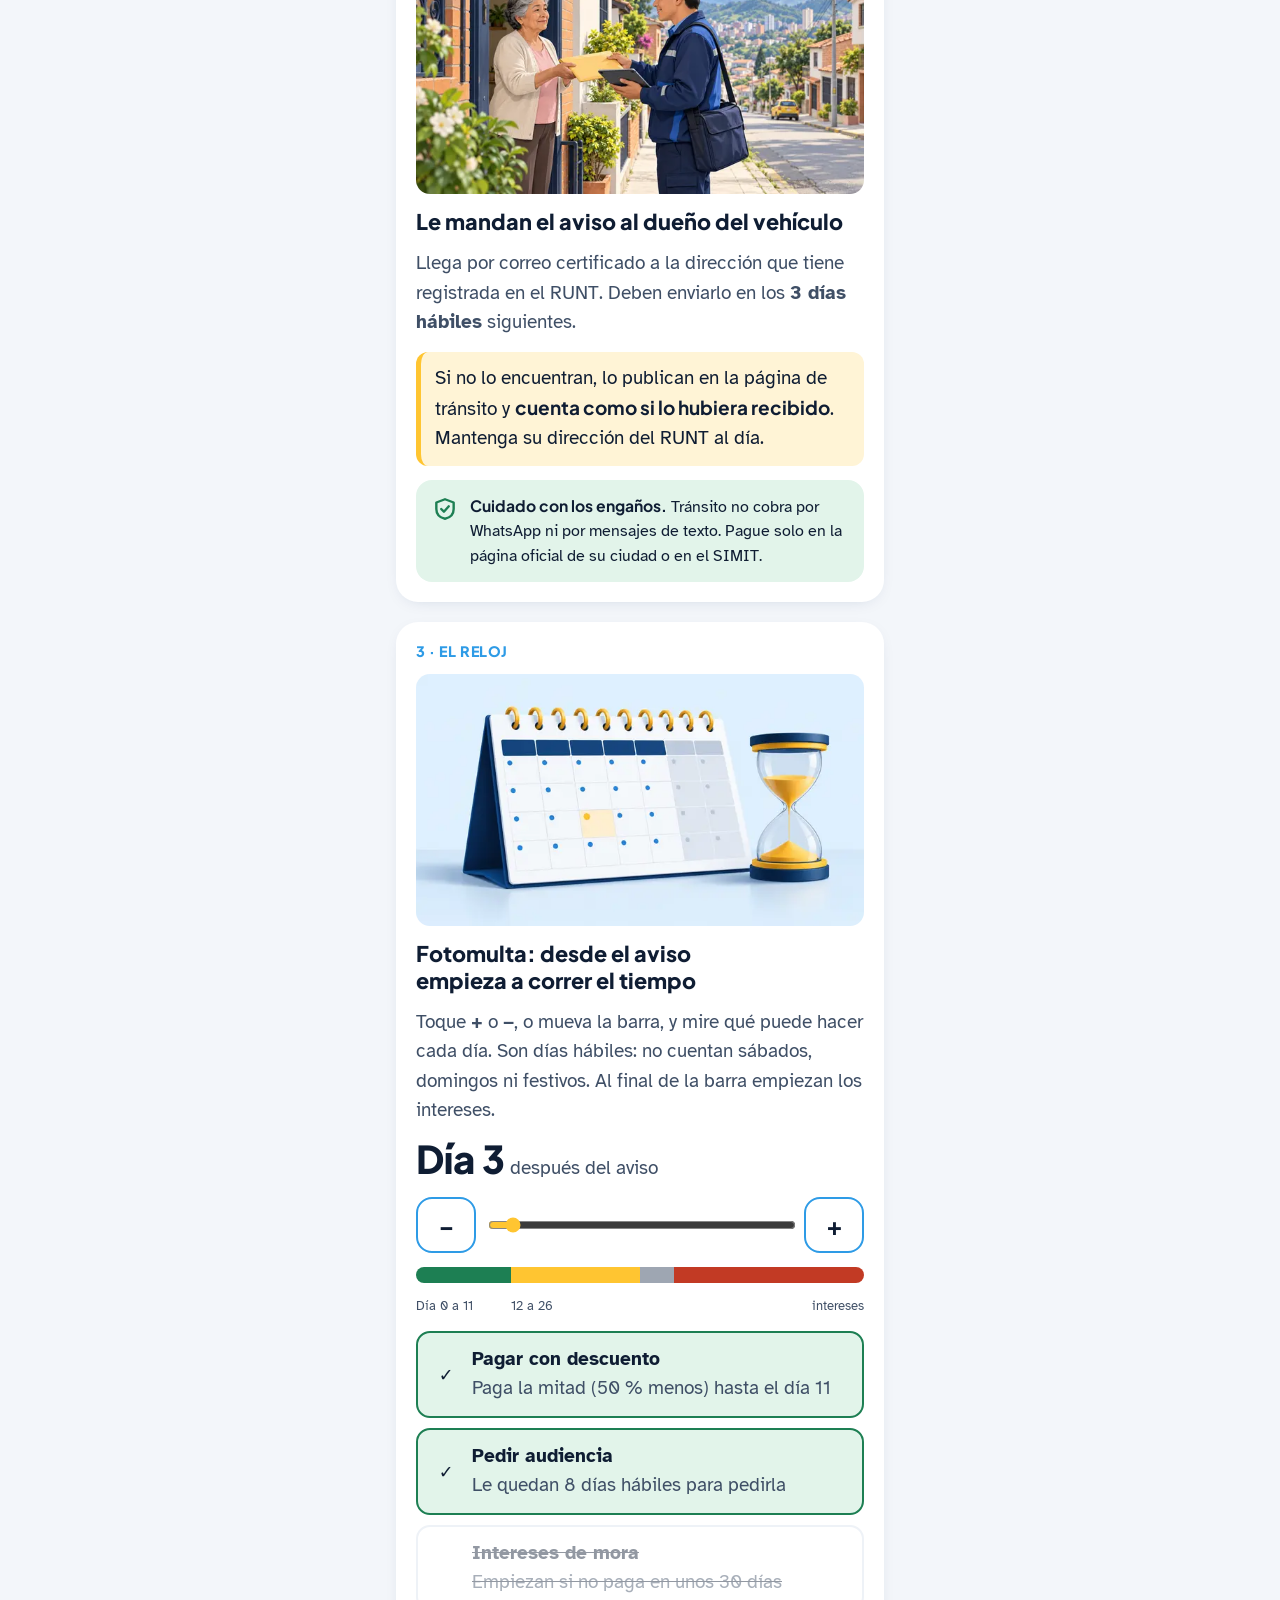
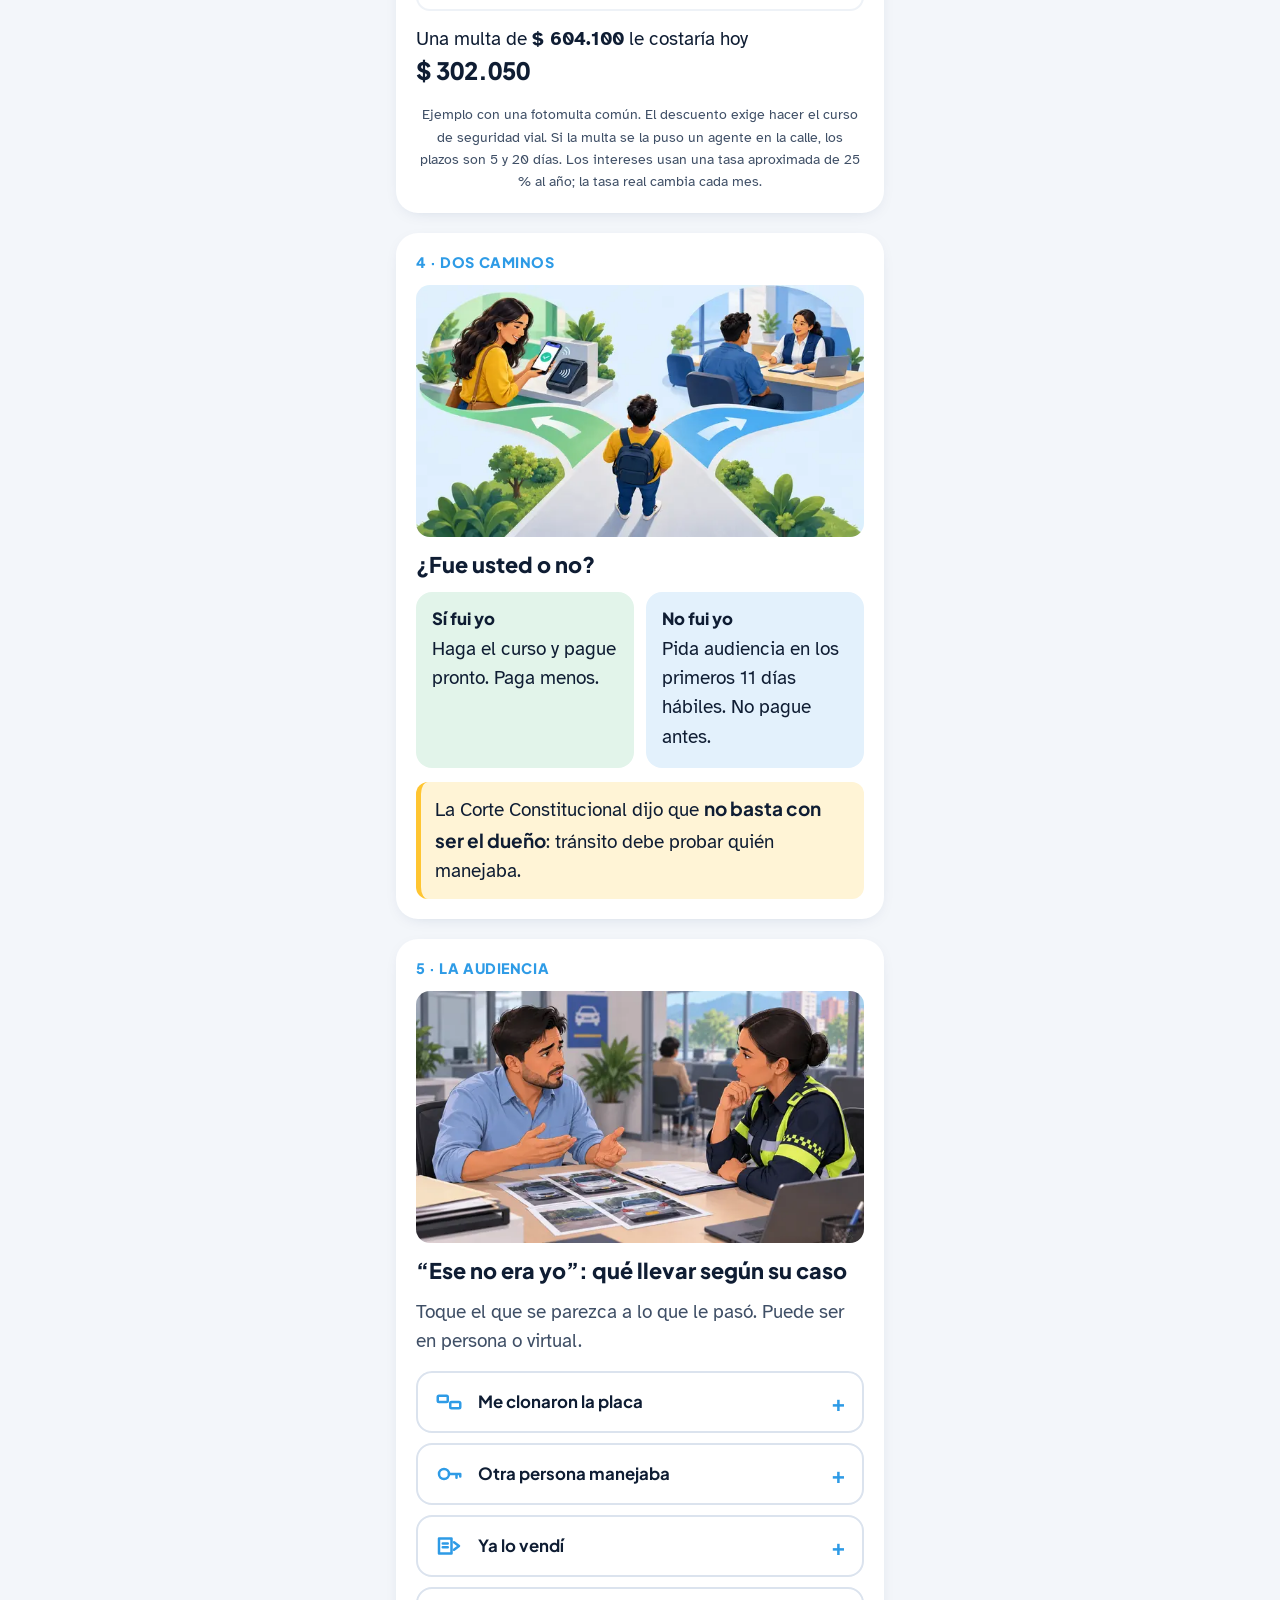
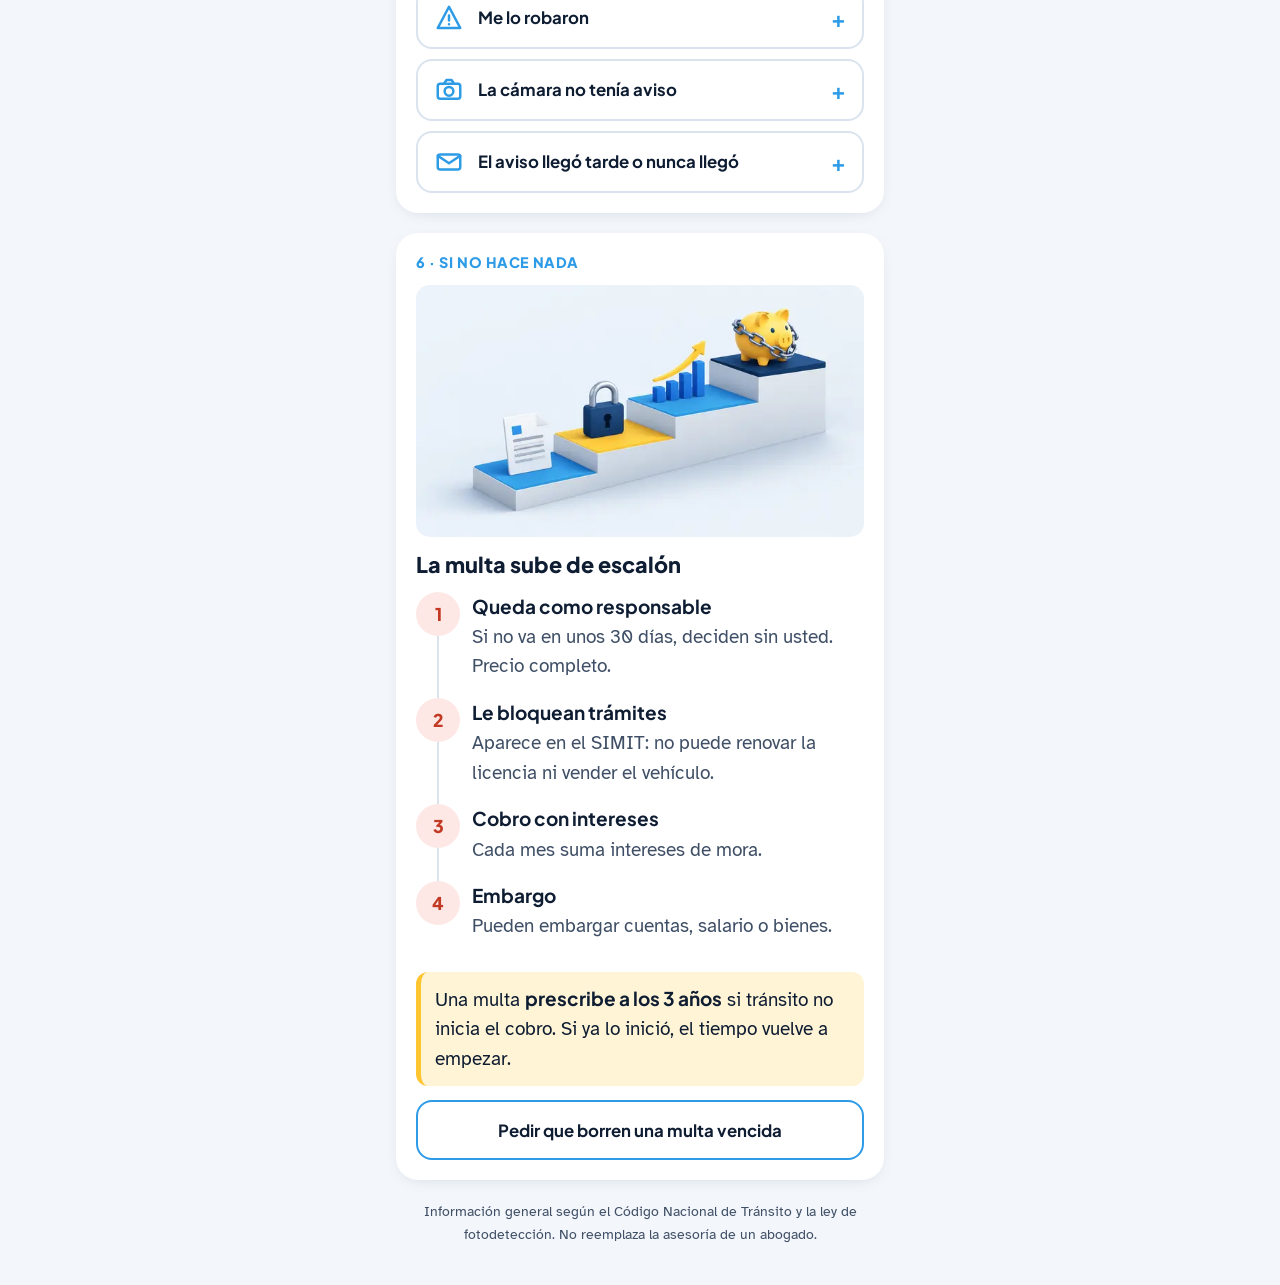
<file: web/guia.html>
<!doctype html>
<html lang="es">
<head>
<meta charset="utf-8">
<meta name="viewport" content="width=device-width, initial-scale=1, viewport-fit=cover">
<meta name="theme-color" content="#0a2b5e">
<title>¿Y si no pago?</title>
<meta name="description" content="Cómo funciona un comparendo: el aviso, los plazos, el pago y la audiencia si clonaron su placa.">
<link rel="manifest" href="manifest.webmanifest">
<link rel="icon" href="icon.svg">
<link rel="icon" href="icon-192.png" type="image/png" sizes="192x192">
<link rel="apple-touch-icon" href="apple-touch-icon.png">
<meta name="apple-mobile-web-app-capable" content="yes">
<meta name="mobile-web-app-capable" content="yes">
<meta name="apple-mobile-web-app-title" content="Comparendos">
<link rel="stylesheet" href="https://fonts.googleapis.com/css2?family=Plus+Jakarta+Sans:wght@500;700;800&family=Atkinson+Hyperlegible:wght@400;700&display=swap">
<link rel="stylesheet" href="base.css">
<style>
/* Relato vertical en escenas ilustradas: cámara, aviso, reloj de días, caminos, audiencia, cobro. */
.wrap{max-width:520px;margin:0 auto;padding-inline:16px;padding-block:0 40px;display:grid;gap:20px}
.wrap>.hero{margin-inline:-16px;padding-bottom:40px}
.scene{background:var(--sheet);border-radius:22px;padding:20px;display:grid;gap:14px;box-shadow:0 4px 18px -10px #0a2b5e40}
.art{display:block;width:100%;height:auto;aspect-ratio:16/9;object-fit:cover;border-radius:14px;background:var(--sky-soft)}
.step{font:800 .9rem var(--display);color:var(--sky);letter-spacing:.04em}
/* reloj */
input[type=range]{width:100%;height:52px;accent-color:var(--sun);min-width:0}
.paso{display:grid;grid-template-columns:60px 1fr 60px;gap:10px;align-items:center}
.paso .outline{font-size:1.6rem;padding:0;min-height:56px}
.daybig{font:800 2.4rem/1 var(--display);font-variant-numeric:tabular-nums}
.ruler{display:grid;grid-template-columns:11fr 15fr 4fr 22fr;height:16px;border-radius:99px;overflow:hidden}
.ruler span:nth-child(1){background:var(--green)}.ruler span:nth-child(2){background:var(--sun)}.ruler span:nth-child(3){background:var(--muted);opacity:.5}.ruler span:nth-child(4){background:var(--red)}
.ticks{display:grid;grid-template-columns:11fr 15fr 4fr 22fr;font-size:.8rem;color:var(--muted)}
.now{display:grid;gap:10px}
.opt{display:flex;gap:12px;align-items:center;padding:12px 14px;border-radius:14px;border:2px solid var(--line)}
.opt.on{border-color:var(--green);background:var(--green-soft)}
.opt.bad{border-color:var(--red);background:var(--red-soft)}
.opt.bad .mk{color:var(--red)}
.opt.off{opacity:.45;text-decoration:line-through}
.opt .mk{font:800 1.1rem var(--display);width:28px;text-align:center}
.price{font:800 1.5rem var(--display);font-variant-numeric:tabular-nums}
/* caminos */
.paths{display:grid;grid-template-columns:1fr 1fr;gap:12px}
.path{border-radius:16px;padding:16px;display:grid;gap:6px;align-content:start}
.path.pay{background:var(--green-soft)}.path.talk{background:var(--sky-soft)}
.path b{font:800 1.05rem var(--display)}
/* casos */
.cases{display:grid;gap:10px}
.case{border:2px solid var(--line);border-radius:16px;background:var(--sheet)}
.case summary{list-style:none;cursor:pointer;display:flex;gap:14px;align-items:center;padding:14px 16px;min-height:44px;font:700 1.05rem var(--display)}
.case summary::-webkit-details-marker{display:none}
.case summary .em{flex:none;color:var(--sky)}
.case summary::after{content:"+";margin-left:auto;font-size:1.4rem;color:var(--sky)}
.case[open] summary::after{content:"–"}
.case[open]{border-color:var(--sky)}
.case .in{padding:0 16px 16px;display:grid;gap:10px}
.case ul{margin:0;padding-left:1.2em;display:grid;gap:4px}
.lbl{font:800 .85rem var(--display);color:var(--muted)}
/* cobro */
.ladder{display:grid}
.rung{display:grid;grid-template-columns:44px 1fr;gap:12px;padding-bottom:16px;position:relative}
.rung:not(:last-child)::before{content:"";position:absolute;left:21px;top:44px;bottom:0;width:2px;background:var(--line)}
.rung .dot{width:44px;height:44px;border-radius:50%;display:grid;place-items:center;font:800 1.1rem var(--display);color:var(--red);background:var(--red-soft)}
.rung b{font-family:var(--display)}
</style>
</head>
<body>
<div class="wrap">
<header class="hero">
  <div class="tools"><a class="tool back" href="./">Volver</a><button class="tool" data-big>Letra grande</button><button class="tool" data-talk></button></div>
  <h1>¿Me pusieron un comparendo? Así funciona</h1>
  <p>Por cámara o por un agente: del primer día al cobro.</p>
</header>

<section class="scene">
  <span class="step">1 · LA CÁMARA</span>
  <img class="art" src="img/1-camara-640.webp" srcset="img/1-camara-640.webp 640w, img/1-camara.webp 1200w" sizes="(max-width:520px) 92vw, 480px" width="1200" height="675" alt="Una cámara en un poste toma foto a un carro. Antes hay un aviso de cámara.">
  <h2>Una cámara toma la foto de la placa</h2>
  <p class="muted">La foto muestra la placa, no a la persona que manejaba.</p>
  <div class="fact"><p>La cámara debe estar <b>autorizada</b> por la Agencia de Seguridad Vial y tener un <b>aviso visible</b> antes de llegar a ella.</p></div>
</section>

<section class="scene">
  <span class="step">O TAMBIÉN · UN AGENTE</span>
  <img class="art" src="img/2-agente-640.webp" srcset="img/2-agente-640.webp 640w, img/2-agente.webp 1200w" sizes="(max-width:520px) 92vw, 480px" width="1200" height="675" loading="lazy" alt="Un agente de tránsito entrega un papel al conductor por la ventana.">
  <h2>Si lo para un agente, el aviso es en el momento</h2>
  <p class="muted">El agente le entrega el comparendo en la calle. Ese mismo día empieza a correr el reloj, y los plazos son más cortos: <b>5 días hábiles</b> para pagar la mitad o pedir audiencia, y <b>20</b> para pagar 25&nbsp;% menos.</p>
  <div class="fact"><p><b>Revise lo que firma.</b> Si no está de acuerdo, puede pedir audiencia.</p></div>
</section>

<section class="scene">
  <span class="step">2 · EL AVISO</span>
  <img class="art" src="img/3-notificacion-640.webp" srcset="img/3-notificacion-640.webp 640w, img/3-notificacion.webp 1200w" sizes="(max-width:520px) 92vw, 480px" width="1200" height="675" loading="lazy" alt="Un mensajero entrega un sobre a una señora en la puerta de su casa.">
  <h2>Le mandan el aviso al dueño del vehículo</h2>
  <p class="muted">Llega por correo certificado a la dirección que tiene registrada en el RUNT. Deben enviarlo en los <b>3 días hábiles</b> siguientes.</p>
  <div class="fact"><p>Si no lo encuentran, lo publican en la página de tránsito y <b>cuenta como si lo hubiera recibido</b>. Mantenga su dirección del RUNT al día.</p></div>
  <div class="tip"><svg viewBox="0 0 24 24" fill="none" stroke="currentColor" stroke-width="2.2" stroke-linecap="round" stroke-linejoin="round" aria-hidden="true"><path d="M12 3 4 6v6c0 5 3.5 8 8 9 4.5-1 8-4 8-9V6z"/><path d="m8.5 12 2.5 2.5 4.5-5"/></svg><p><b>Cuidado con los engaños.</b> Tránsito no cobra por WhatsApp ni por mensajes de texto. Pague solo en la página oficial de su ciudad o en el SIMIT.</p></div>
</section>

<section class="scene" id="reloj">
  <span class="step">3 · EL RELOJ</span>
  <img class="art" src="img/5-plazos-640.webp" srcset="img/5-plazos-640.webp 640w, img/5-plazos.webp 1200w" sizes="(max-width:520px) 92vw, 480px" width="1200" height="675" loading="lazy" alt="Un calendario y un reloj de arena.">
  <h2>Fotomulta: desde el aviso empieza a correr el tiempo</h2>
  <p class="muted">Toque <b>+</b> o <b>−</b>, o mueva la barra, y mire qué puede hacer cada día. Son días hábiles: no cuentan sábados, domingos ni festivos. Al final de la barra empiezan los intereses.</p>
  <div><span class="daybig" id="d">Día 3</span> <span class="muted" id="du">después del aviso</span></div>
  <div class="paso"><button class="outline" id="menos" aria-label="Menos días">−</button><input type="range" id="r" min="0" max="52" value="3" aria-label="Tiempo después del aviso"><button class="outline" id="mas" aria-label="Más días">+</button></div>
  <div class="ruler" aria-hidden="true"><span></span><span></span><span></span><span></span></div>
  <div class="ticks" aria-hidden="true"><span>Día 0 a 11</span><span>12 a 26</span><span></span><span style="text-align:right">intereses</span></div>
  <div class="now">
    <div class="opt" id="o1"><span class="mk" id="m1"></span><div><b>Pagar con descuento</b><br><span class="muted" id="t1"></span></div></div>
    <div class="opt" id="o2"><span class="mk" id="m2"></span><div><b>Pedir audiencia</b><br><span class="muted" id="t2"></span></div></div>
    <div class="opt" id="o3"><span class="mk" id="m3"></span><div><b>Intereses de mora</b><br><span class="muted" id="t3"></span></div></div>
  </div>
  <div id="costo">Una multa de <b>$ 604.100</b> le costaría hoy <span class="price" id="p"></span><br><span class="muted" id="pi"></span></div>
  <p class="note">Ejemplo con una fotomulta común. El descuento exige hacer el curso de seguridad vial. Si la multa se la puso un agente en la calle, los plazos son 5 y 20 días. Los intereses usan una tasa aproximada de 25 % al año; la tasa real cambia cada mes.</p>
</section>

<section class="scene">
  <span class="step">4 · DOS CAMINOS</span>
  <img class="art" src="img/6-caminos-640.webp" srcset="img/6-caminos-640.webp 640w, img/6-caminos.webp 1200w" sizes="(max-width:520px) 92vw, 480px" width="1200" height="675" loading="lazy" alt="Una persona frente a dos caminos: a un lado alguien paga con el celular, al otro alguien habla en una oficina.">
  <h2>¿Fue usted o no?</h2>
  <div class="paths">
    <div class="path pay"><b>Sí fui yo</b><p>Haga el curso y pague pronto. Paga menos.</p></div>
    <div class="path talk"><b>No fui yo</b><p>Pida audiencia en los primeros 11 días hábiles. No pague antes.</p></div>
  </div>
  <div class="fact"><p>La Corte Constitucional dijo que <b>no basta con ser el dueño</b>: tránsito debe probar quién manejaba.</p></div>
</section>

<section class="scene">
  <span class="step">5 · LA AUDIENCIA</span>
  <img class="art" src="img/9-audiencia-640.webp" srcset="img/9-audiencia-640.webp 640w, img/9-audiencia.webp 1200w" sizes="(max-width:520px) 92vw, 480px" width="1200" height="675" loading="lazy" alt="Un señor muestra fotos de su carro a una funcionaria de tránsito.">
  <h2>“Ese no era yo”: qué llevar según su caso</h2>
  <p class="muted">Toque el que se parezca a lo que le pasó. Puede ser en persona o virtual.</p>
  <div class="cases">
    <details class="case"><summary><svg class="em" viewBox="0 0 24 24" width="30" height="30" fill="none" stroke="currentColor" stroke-width="2" stroke-linecap="round" stroke-linejoin="round" aria-hidden="true"><rect x="3" y="7" width="8" height="5" rx="1"/><rect x="13" y="12" width="8" height="5" rx="1"/></svg>Me clonaron la placa</summary><div class="in">
      <img class="art" src="img/7-vehiculo-640.webp" width="640" height="360" loading="lazy" alt="Dos carros iguales con la misma placa; cada uno tiene un golpe distinto.">
      <p>Otro carro anda con una placa igual a la suya (“le gemelearon la placa”).</p>
      <span class="lbl">LLEVE</span><ul><li>Denuncia en la Fiscalía (se hace en línea)</li><li>Fotos de su carro: color, modelo, detalles que no coinciden con la foto</li><li>Prueba de dónde estaba ese día y hora</li></ul>
      <a class="outline" href="carta.html?tipo=clonada">Preparar la carta</a></div></details>
    <details class="case"><summary><svg class="em" viewBox="0 0 24 24" width="30" height="30" fill="none" stroke="currentColor" stroke-width="2" stroke-linecap="round" stroke-linejoin="round" aria-hidden="true"><circle cx="8" cy="12" r="4"/><path d="M12 12h9M18 12v3M21 12v2"/></svg>Otra persona manejaba</summary><div class="in">
      <img class="art" src="img/13-llaves-640.webp" width="640" height="360" loading="lazy" alt="Una mano entrega las llaves del carro a otra persona.">
      <p>Prestó el carro o lo maneja alguien más.</p>
      <span class="lbl">LLEVE</span><ul><li>Explique que no era usted; tránsito tiene que probar quién conducía</li><li>Si sabe quién era, puede decirlo</li><li>Prueba de dónde estaba</li></ul></div></details>
    <details class="case"><summary><svg class="em" viewBox="0 0 24 24" width="30" height="30" fill="none" stroke="currentColor" stroke-width="2" stroke-linecap="round" stroke-linejoin="round" aria-hidden="true"><path d="M4 6h10v12H4z"/><path d="M7 10h4M7 13h4M16 9l4 3-4 3"/></svg>Ya lo vendí</summary><div class="in">
      <img class="art" src="img/12-venta-640.webp" width="640" height="360" loading="lazy" alt="Dos personas se dan la mano frente a un carro con un contrato encima.">
      <p>Vendió el vehículo pero sigue a su nombre en el RUNT.</p>
      <span class="lbl">LLEVE</span><ul><li>Contrato de compraventa con fecha</li><li>Si no encuentra al comprador, existe el “traspaso a persona indeterminada”</li></ul></div></details>
    <details class="case"><summary><svg class="em" viewBox="0 0 24 24" width="30" height="30" fill="none" stroke="currentColor" stroke-width="2" stroke-linecap="round" stroke-linejoin="round" aria-hidden="true"><path d="M12 3l9 17H3z"/><path d="M12 10v4M12 17h.01"/></svg>Me lo robaron</summary><div class="in">
      <img class="art" src="img/11-robo-640.webp" width="640" height="360" loading="lazy" alt="Un parqueadero vacío de noche con vidrios rotos en el piso.">
      <span class="lbl">LLEVE</span><ul><li>Denuncia del robo con fecha anterior a la foto</li></ul></div></details>
    <details class="case"><summary><svg class="em" viewBox="0 0 24 24" width="30" height="30" fill="none" stroke="currentColor" stroke-width="2" stroke-linecap="round" stroke-linejoin="round" aria-hidden="true"><rect x="3" y="7" width="18" height="12" rx="2"/><circle cx="12" cy="13" r="3.5"/><path d="M8 7l2-3h4l2 3"/></svg>La cámara no tenía aviso</summary><div class="in">
      <img class="art" src="img/8-senalizacion-640.webp" width="640" height="360" loading="lazy" alt="Una cámara en una avenida y un poste vacío, sin aviso.">
      <span class="lbl">LLEVE</span><ul><li>Fotos del sitio sin la señal</li><li>Revise en el mapa de la Agencia Nacional de Seguridad Vial si la cámara estaba autorizada</li></ul>
      <a class="outline" href="carta.html?tipo=pruebas">Pedir las pruebas de la cámara</a></div></details>
    <details class="case"><summary><svg class="em" viewBox="0 0 24 24" width="30" height="30" fill="none" stroke="currentColor" stroke-width="2" stroke-linecap="round" stroke-linejoin="round" aria-hidden="true"><rect x="3" y="6" width="18" height="12" rx="2"/><path d="M3 7l9 6 9-6"/></svg>El aviso llegó tarde o nunca llegó</summary><div class="in">
      <img class="art" src="img/4-sorpresa-640.webp" width="640" height="360" loading="lazy" alt="Un conductor preocupado mientras un agente le muestra un papel.">
      <p>Si no le avisaron bien, puede pedir que la anulen.</p>
      <span class="lbl">LLEVE</span><ul><li>Fecha de la foto y fecha en que se enteró</li><li>Prueba de su dirección registrada</li></ul>
      <a class="outline" href="carta.html?tipo=pruebas">Pedir las pruebas del aviso</a></div></details>
  </div>
</section>

<section class="scene">
  <span class="step">6 · SI NO HACE NADA</span>
  <img class="art" src="img/10-consecuencias-640.webp" srcset="img/10-consecuencias-640.webp 640w, img/10-consecuencias.webp 1200w" sizes="(max-width:520px) 92vw, 480px" width="1200" height="675" loading="lazy" alt="Escalones que suben: un papel, un candado, una gráfica que sube y una alcancía encadenada.">
  <h2>La multa sube de escalón</h2>
  <div class="ladder">
    <div class="rung"><span class="dot">1</span><div><b>Queda como responsable</b><p class="muted">Si no va en unos 30 días, deciden sin usted. Precio completo.</p></div></div>
    <div class="rung"><span class="dot">2</span><div><b>Le bloquean trámites</b><p class="muted">Aparece en el SIMIT: no puede renovar la licencia ni vender el vehículo.</p></div></div>
    <div class="rung"><span class="dot">3</span><div><b>Cobro con intereses</b><p class="muted">Cada mes suma intereses de mora.</p></div></div>
    <div class="rung"><span class="dot">4</span><div><b>Embargo</b><p class="muted">Pueden embargar cuentas, salario o bienes.</p></div></div>
  </div>
  <div class="fact"><p>Una multa <b>prescribe a los 3 años</b> si tránsito no inicia el cobro. Si ya lo inició, el tiempo vuelve a empezar.</p></div>
  <a class="outline" href="carta.html?tipo=prescripcion">Pedir que borren una multa vencida</a>
</section>

<p class="note">Información general según el Código Nacional de Tránsito y la ley de fotodetección. No reemplaza la asesoría de un abogado.</p>
</div>

<script src="ui.js"></script>
<script>
const r = document.getElementById("r"), $ = id => document.getElementById(id), base = 604100, fmt = n => "$\u00a0" + Math.round(n).toLocaleString("es-CO");
// Barra: posiciones 0–30 son días hábiles; de 31 en adelante, cada paso es un mes de mora.
const TASA = .25, MORA = 30, porDia = base * (Math.pow(1 + TASA, 1 / 365) - 1);
function upd() {
  const d = +r.value, meses = Math.max(0, d - MORA), mora = meses > 0;
  $("d").textContent = mora ? (meses === 1 ? "1 mes" : meses + " meses") : "Día " + d;
  $("du").textContent = mora ? "de mora" : "después del aviso";
  let disc, dt;
  if (d <= 11) { disc = .5; dt = "Paga la mitad (50\u00a0% menos) hasta el día 11"; }
  else if (d <= 26) { disc = .25; dt = "Paga 25\u00a0% menos hasta el día 26"; }
  else { disc = 0; dt = "Ya no hay descuento"; }
  const aud = d <= 11;
  $("o1").className = "opt " + (disc ? "on" : "off"); $("m1").textContent = disc ? "✓" : "✕"; $("t1").textContent = dt;
  $("o2").className = "opt " + (aud ? "on" : "off"); $("m2").textContent = aud ? "✓" : "✕";
  $("t2").textContent = aud ? `Le quedan ${11 - d} días hábiles para pedirla` : "Se venció el plazo de 11 días";
  $("o3").className = "opt " + (mora ? "bad" : "off"); $("m3").textContent = mora ? "!" : "";
  $("t3").textContent = mora ? `Cada día suma cerca de ${fmt(porDia)}` : "Empiezan si no paga en unos 30 días";
  const interes = mora ? base * (Math.pow(1 + TASA, meses / 12) - 1) : 0;
  $("p").textContent = fmt(base * (1 - disc) + interes);
  $("pi").textContent = mora ? `${fmt(interes)} son intereses` : "";
}
r.oninput = upd; upd();
$("menos").onclick = () => { r.value = +r.value - 1; upd(); };
$("mas").onclick = () => { r.value = +r.value + 1; upd(); };

// Escuchar: lee cada escena (título y texto principal), resaltándola.
document.querySelector("[data-talk]").onclick = () => speak([...document.querySelectorAll(".scene")].map(s => {
  const t = [s.querySelector("h2"), ...s.querySelectorAll(":scope > p.muted, :scope > .fact, :scope > .paths, :scope > .ladder")]
    .filter(Boolean).map(e => e.innerText.replace(/\s+/g, " ").trim()).join(". ");
  return [s, s.id === "reloj" ? [t, $("o1").innerText, $("o2").innerText, $("o3").innerText, $("costo").innerText].join(". ") : t];
}));
</script>
</body>
</html>
</file>
<file: web/base.css>
:root{
--navy:#0a2b5e;--navy-2:#123d7d;--sky:#2e9be6;--sky-soft:#e3f1fc;--sun:#ffc531;--sun-soft:#fff4d6;
--red:#c23a24;--red-soft:#fde8e6;--green:#1d7f53;--green-soft:#e2f4ea;
--bg:#f3f6fa;--sheet:#fff;--fg:#0f1d33;--muted:#3f4f66;--line:#dbe3ee;--on-navy:#fff;--on-navy-muted:#b9cbe6;
--display:"Plus Jakarta Sans",system-ui,sans-serif;--body:"Atkinson Hyperlegible",system-ui,sans-serif;color-scheme:light}
@media (prefers-color-scheme:dark){:root:not([data-theme="light"]){--navy:#071d40;--navy-2:#0d2d5e;--sky:#5cb4f2;--sky-soft:#12304f;--sun:#ffcd4d;--sun-soft:#3a3016;
--red:#ff8a78;--red-soft:#3c1d19;--green:#5fd39b;--green-soft:#123726;--bg:#0b1424;--sheet:#121e33;--fg:#eaf0f8;--muted:#b8c6d9;--line:#22324d;color-scheme:dark}}
:root[data-theme="dark"]{--navy:#071d40;--navy-2:#0d2d5e;--sky:#5cb4f2;--sky-soft:#12304f;--sun:#ffcd4d;--sun-soft:#3a3016;
--red:#ff8a78;--red-soft:#3c1d19;--green:#5fd39b;--green-soft:#123726;--bg:#0b1424;--sheet:#121e33;--fg:#eaf0f8;--muted:#b8c6d9;--line:#22324d;color-scheme:dark}
*{box-sizing:border-box}
html,body{min-height:100%}
body{margin:0;background:var(--bg);color:var(--fg);font-family:var(--body);font-size:19px;line-height:1.55;padding-bottom:env(safe-area-inset-bottom,0px)}
html.big body{font-size:23px}
html.big h1{font-size:2.2rem}
img{max-width:100%}
[hidden]{display:none!important}
p{margin:0}
.muted{color:var(--muted)}
.hero{background:radial-gradient(120% 90% at 100% 0%,var(--navy-2) 0%,var(--navy) 60%);color:var(--on-navy);padding:calc(20px + env(safe-area-inset-top,0px)) 22px 64px;position:relative;overflow:hidden}
.hero p{color:var(--on-navy-muted);margin:10px 0 0}
h1{font:800 1.85rem/1.15 var(--display);margin:0;text-wrap:balance;letter-spacing:-.015em}
h2{font:800 1.35rem/1.25 var(--display);margin:0;text-wrap:balance}
.tools{display:flex;flex-wrap:wrap;gap:10px;justify-content:flex-end;margin-bottom:20px;position:relative;z-index:1}
.tool{display:inline-flex;align-items:center;gap:8px;min-height:52px;padding:0 16px;border-radius:99px;border:1.5px solid #ffffff55;background:#ffffff14;color:var(--on-navy);font:700 .95rem var(--display);cursor:pointer;text-decoration:none}
.tool[aria-pressed="true"]{background:var(--sun);color:#0a2b5e;border-color:var(--sun)}
.tool.back{margin-right:auto}
.tool svg{width:20px;height:20px;flex:none}
.speaking{outline:4px solid var(--sun);outline-offset:4px;border-radius:12px}
.fact{display:block;background:var(--sun-soft);border-left:5px solid var(--sun);border-radius:12px;padding:12px 14px}
.fact b{font-family:var(--display)}
.note{font-size:.9rem;color:var(--muted);text-align:center}
button:focus-visible,a:focus-visible,summary:focus-visible,input:focus-visible{outline:3px solid var(--sky);outline-offset:3px}
/* Botones y tarjetas comunes: grandes, de alto contraste y fáciles de tocar. */
.primary{width:100%;min-height:60px;border:0;border-radius:16px;background:var(--sun);color:#0a2b5e;font:800 1.1rem var(--display);cursor:pointer;box-shadow:0 6px 16px -6px #c58f0066;transition:transform .1s;display:flex;align-items:center;justify-content:center;text-decoration:none}
.primary:active{transform:scale(.98)}
.primary:disabled{opacity:.45;box-shadow:none;cursor:default}
.howbtn{display:flex;align-items:center;justify-content:space-between;gap:12px;background:var(--sheet);border-radius:20px;padding:20px;box-shadow:0 4px 18px -10px #0a2b5e40;color:var(--fg);font:700 1.05rem var(--display);text-decoration:none}
.howbtn .ico{width:40px;height:40px;border-radius:50%;background:var(--sky-soft);display:grid;place-items:center;flex:none;color:var(--sky)}
.outline{width:100%;min-height:60px;border-radius:16px;border:2px solid var(--sky);background:var(--sheet);display:flex;align-items:center;justify-content:center;text-align:center;padding:8px 14px;text-decoration:none;color:var(--fg);font:700 1.05rem var(--display);cursor:pointer}
.card{background:var(--sheet);border-radius:20px;padding:18px 20px;box-shadow:0 4px 18px -10px #0a2b5e40}
.card summary{cursor:pointer;font:700 1.05rem var(--display);list-style:none;min-height:48px;display:flex;align-items:center}
.card summary::-webkit-details-marker{display:none}
.card summary::after{content:"+";margin-left:auto;font-size:1.2rem;color:var(--sky)}
.card[open] summary::after{content:"–"}
.row2{display:flex;gap:12px;align-items:center;justify-content:space-between;min-height:44px}
.row2 a{color:var(--fg);font-weight:700;text-decoration-color:var(--sky);text-underline-offset:3px;flex:none;padding:8px 0}
.textbtn{background:none;border:0;color:var(--fg);text-decoration:underline;text-decoration-color:var(--sky);text-underline-offset:4px;font:700 1.05rem var(--display);cursor:pointer;padding:16px;min-height:56px;justify-self:center}
.stack{display:grid;gap:16px}.stack:empty{display:none}
.sheetcard{background:var(--sheet);border-radius:20px;padding:20px;box-shadow:0 4px 18px -10px #0a2b5e40;display:grid;grid-template-columns:minmax(0,1fr);gap:14px}
.tip{display:flex;gap:12px;align-items:flex-start;background:var(--green-soft);border-radius:16px;padding:14px 16px;font-size:.98rem}
.tip svg{flex:none;width:26px;height:26px;color:var(--green);margin-top:2px}
.tip b{font-family:var(--display)}
</file>
